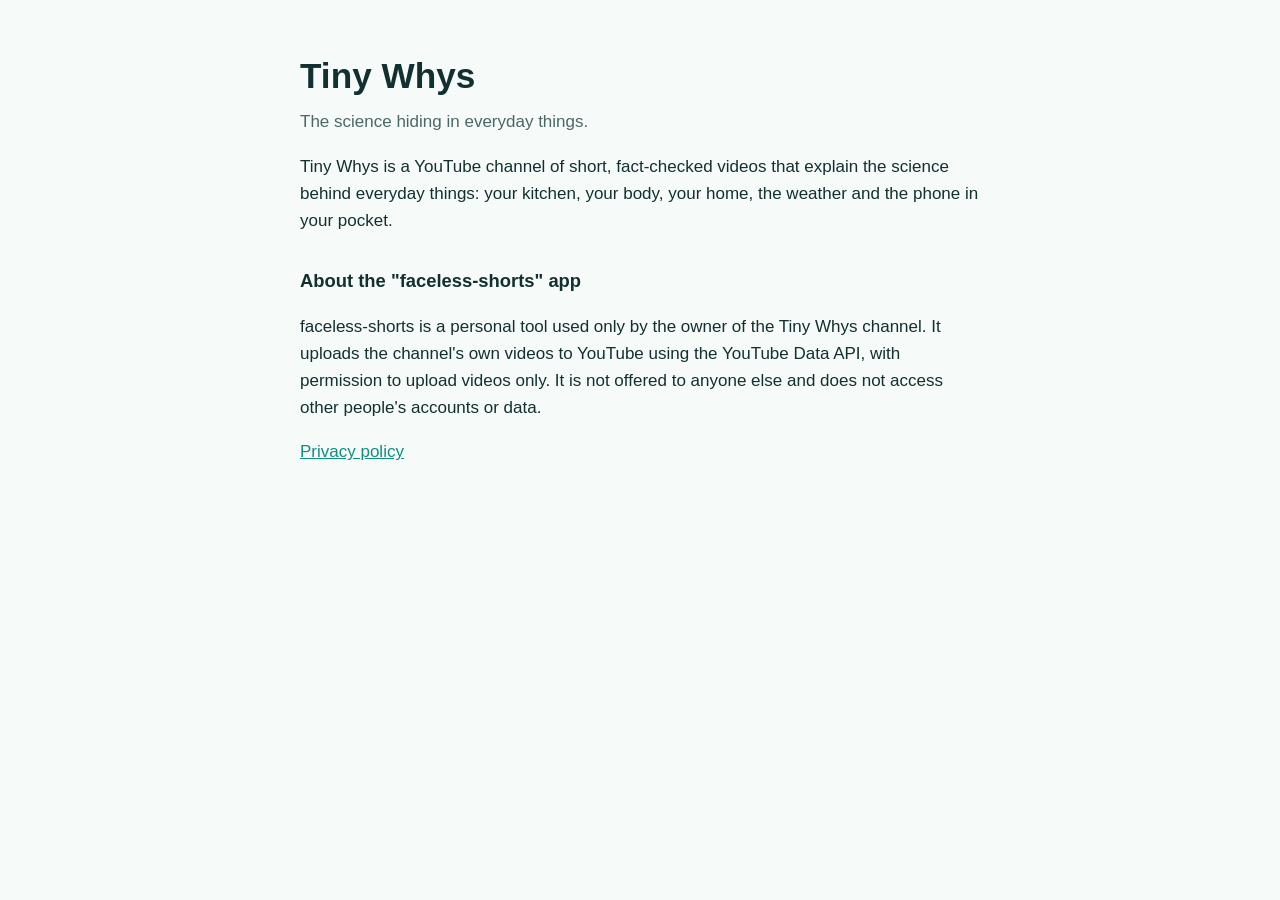
<file: index.html>
<!doctype html>
<html lang="en">
<head>
<meta charset="utf-8">
<meta name="viewport" content="width=device-width, initial-scale=1">
<title>Tiny Whys</title>
<link rel="stylesheet" href="style.css">
</head>
<body>
<main>
  <h1>Tiny Whys</h1>
  <p class="tag">The science hiding in everyday things.</p>
  <p>Tiny Whys is a YouTube channel of short, fact-checked videos that explain the science behind
     everyday things: your kitchen, your body, your home, the weather and the phone in your pocket.</p>
  <h2>About the "faceless-shorts" app</h2>
  <p>faceless-shorts is a personal tool used only by the owner of the Tiny Whys channel. It uploads the
     channel's own videos to YouTube using the YouTube Data API, with permission to upload videos only.
     It is not offered to anyone else and does not access other people's accounts or data.</p>
  <p><a href="privacy.html">Privacy policy</a></p>
</main>
</body>
</html>
</file>
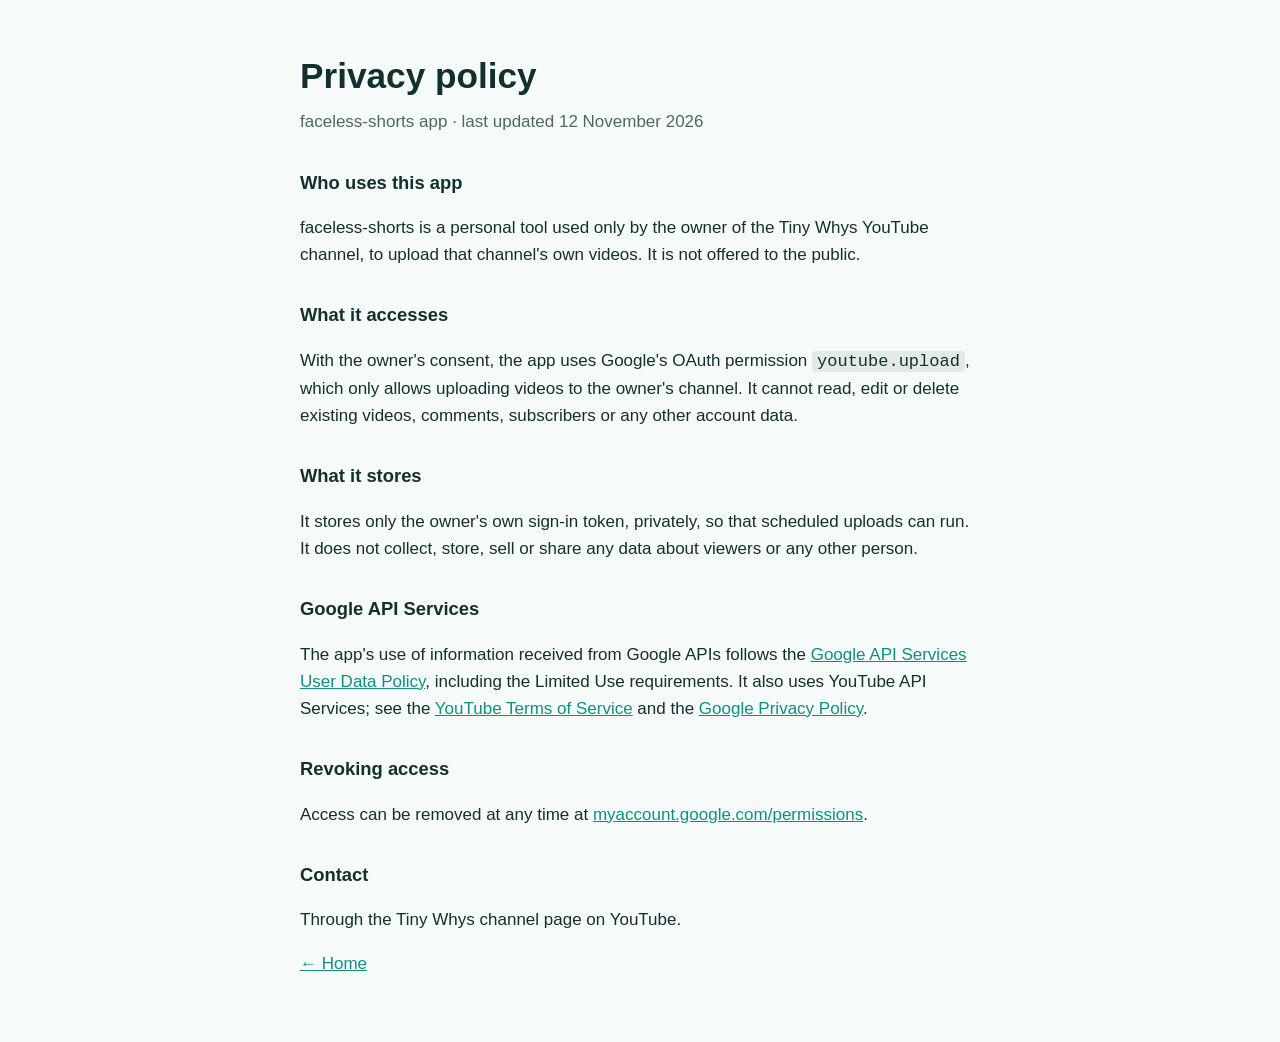
<file: privacy.html>
<!doctype html>
<html lang="en">
<head>
<meta charset="utf-8">
<meta name="viewport" content="width=device-width, initial-scale=1">
<title>Privacy policy · Tiny Whys</title>
<link rel="stylesheet" href="style.css">
</head>
<body>
<main>
  <h1>Privacy policy</h1>
  <p class="tag">faceless-shorts app · last updated 12 November 2026</p>

  <h2>Who uses this app</h2>
  <p>faceless-shorts is a personal tool used only by the owner of the Tiny Whys YouTube channel, to
     upload that channel's own videos. It is not offered to the public.</p>

  <h2>What it accesses</h2>
  <p>With the owner's consent, the app uses Google's OAuth permission
     <code>youtube.upload</code>, which only allows uploading videos to the owner's channel. It cannot
     read, edit or delete existing videos, comments, subscribers or any other account data.</p>

  <h2>What it stores</h2>
  <p>It stores only the owner's own sign-in token, privately, so that scheduled uploads can run. It does
     not collect, store, sell or share any data about viewers or any other person.</p>

  <h2>Google API Services</h2>
  <p>The app's use of information received from Google APIs follows the
     <a href="https://developers.google.com/terms/api-services-user-data-policy">Google API Services User
     Data Policy</a>, including the Limited Use requirements. It also uses YouTube API Services; see the
     <a href="https://www.youtube.com/t/terms">YouTube Terms of Service</a> and the
     <a href="https://policies.google.com/privacy">Google Privacy Policy</a>.</p>

  <h2>Revoking access</h2>
  <p>Access can be removed at any time at
     <a href="https://myaccount.google.com/permissions">myaccount.google.com/permissions</a>.</p>

  <h2>Contact</h2>
  <p>Through the Tiny Whys channel page on YouTube.</p>

  <p><a href="index.html">← Home</a></p>
</main>
</body>
</html>
</file>
<file: style.css>
:root { --bg: #f6fbfa; --text: #12302f; --muted: #4b6866; --accent: #0f8f80; }
@media (prefers-color-scheme: dark) { :root { --bg: #0c1f24; --text: #e6f4f1; --muted: #9fbdb8; --accent: #2dd4bf; } }
body { margin: 0; background: var(--bg); color: var(--text);
       font: 17px/1.6 -apple-system, BlinkMacSystemFont, "Segoe UI", Roboto, sans-serif; }
main { max-width: 680px; margin: 0 auto; padding: 48px 16px; }
h1 { margin: 0; font-size: 2.2rem; }
h2 { margin-top: 2rem; font-size: 1.15rem; }
.tag { color: var(--muted); margin-top: 4px; }
a { color: var(--accent); }
code { background: rgba(127, 127, 127, .15); padding: 1px 5px; border-radius: 4px; }
</file>
